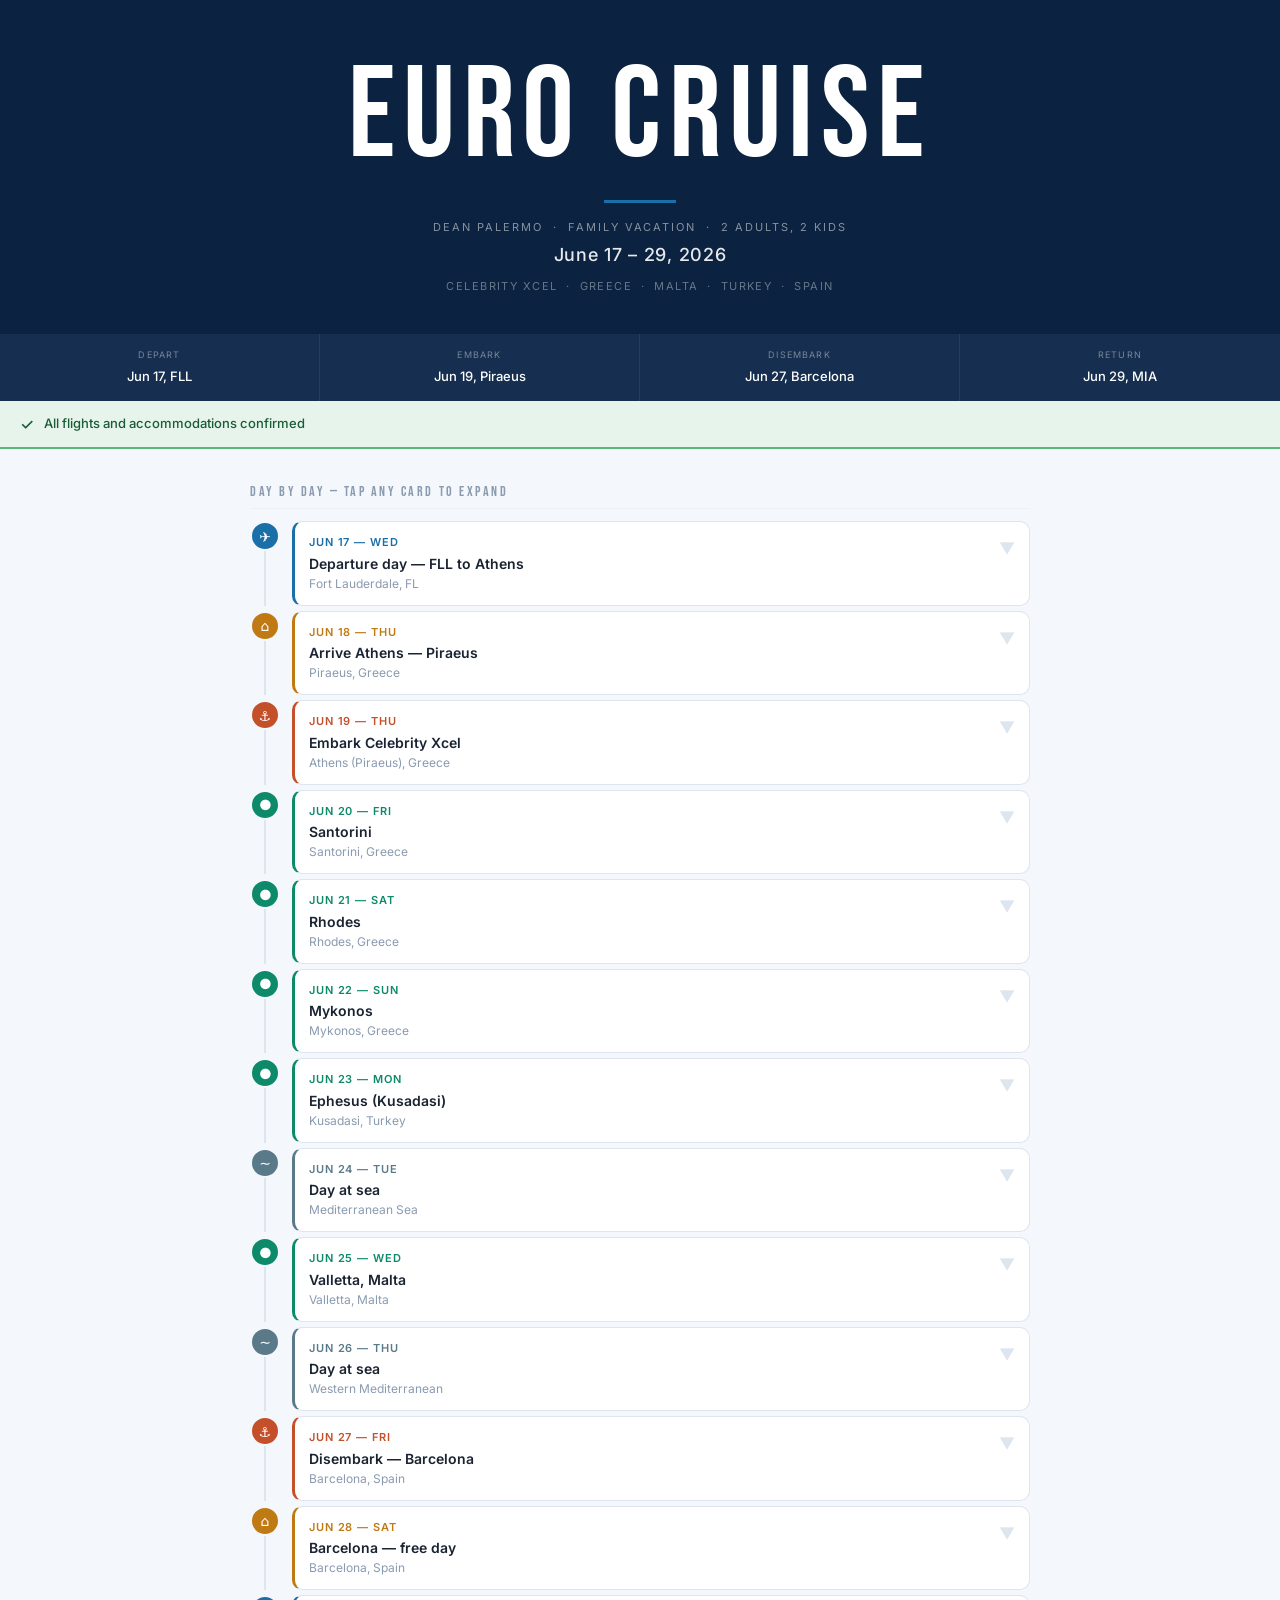
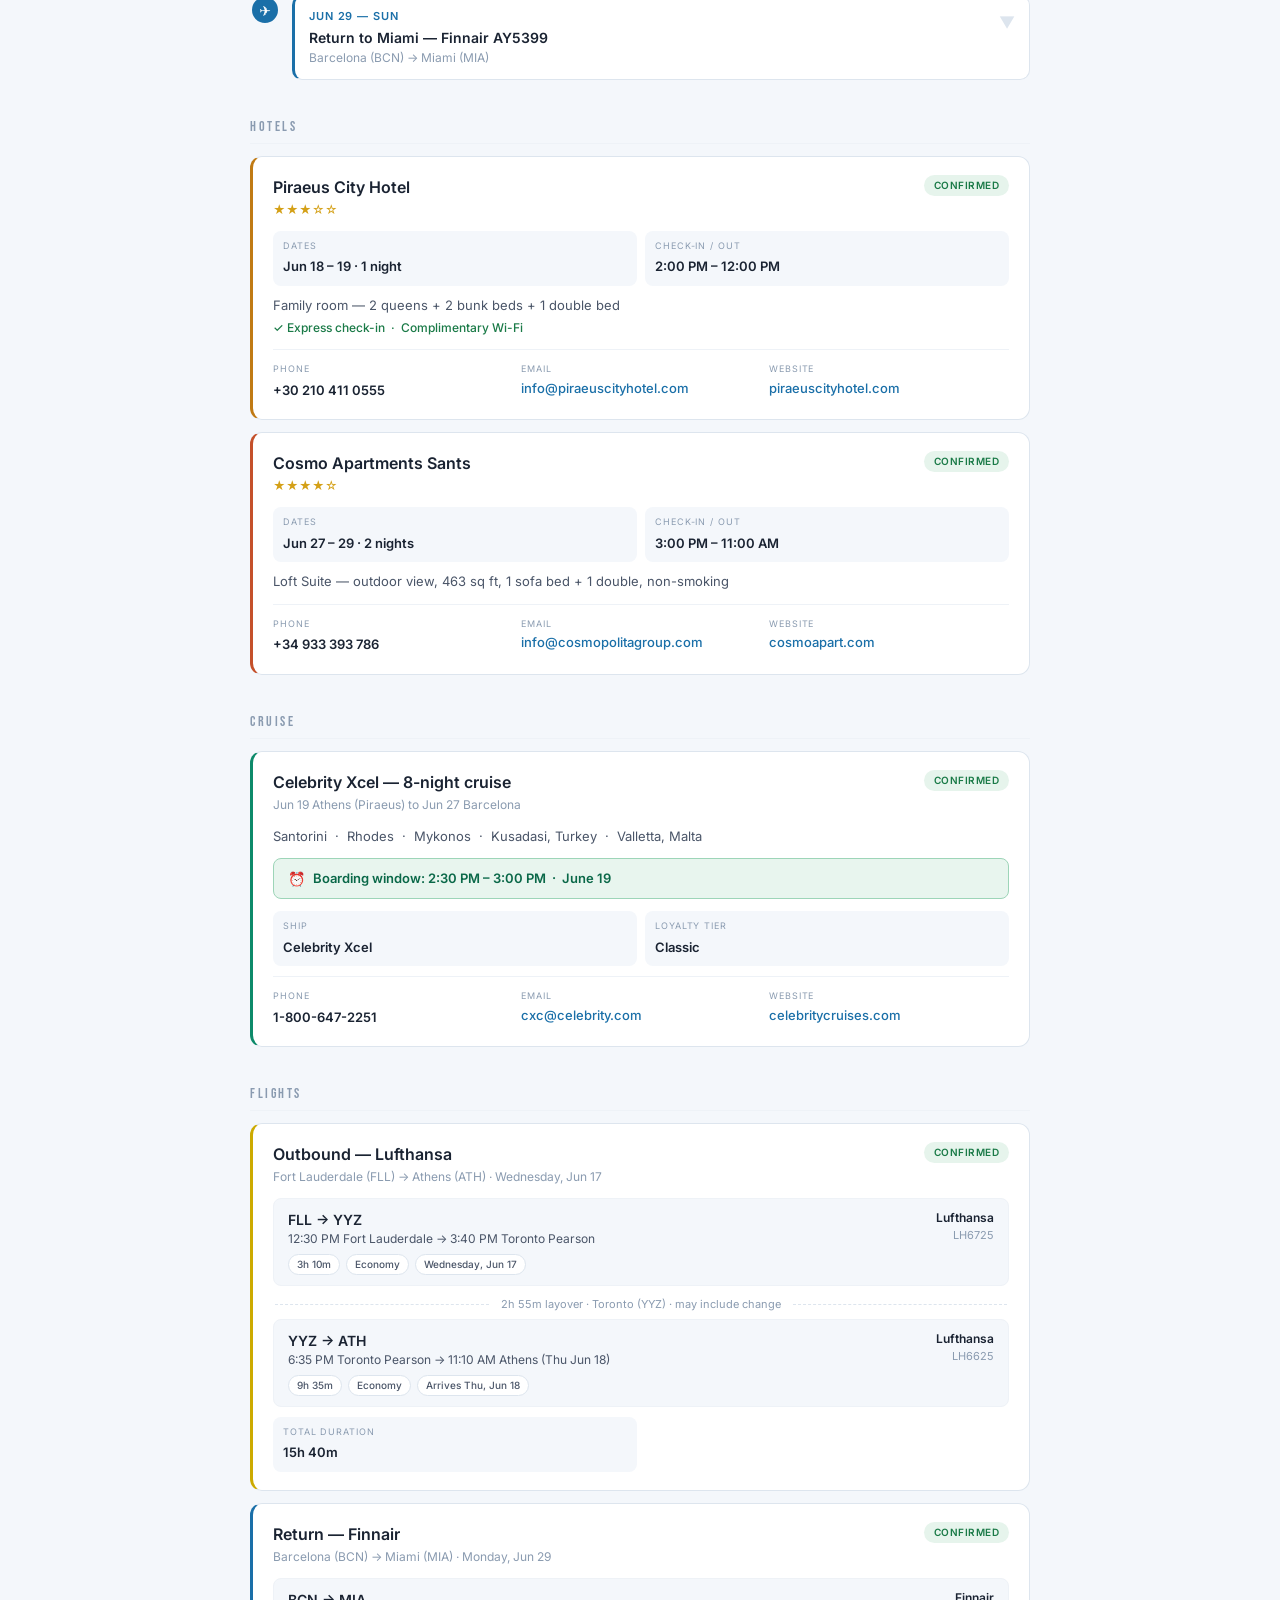
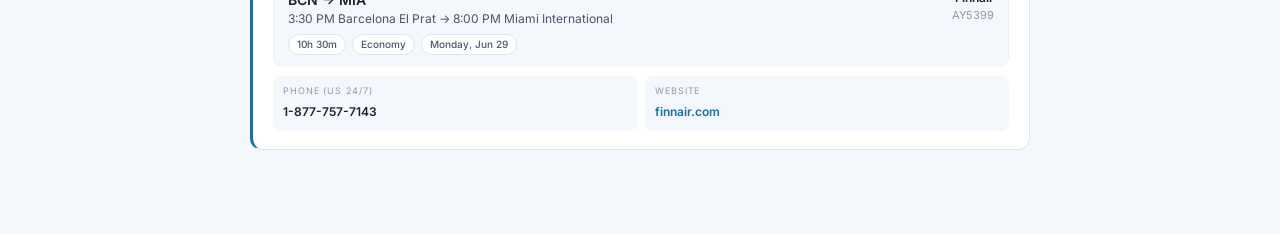
<file: trip/index.html>
<!DOCTYPE html>
<html lang="en">
<head>
<meta charset="UTF-8">
<meta name="robots" content="noindex, nofollow">
<meta name="viewport" content="width=device-width, initial-scale=1.0">
<title>Euro Cruise 2026</title>
<link rel="preconnect" href="https://fonts.googleapis.com">
<link rel="preconnect" href="https://fonts.gstatic.com" crossorigin>
<link href="https://fonts.googleapis.com/css2?family=Bebas+Neue&family=Inter:wght@400;500;600&display=swap" rel="stylesheet">
<style>
*,*::before,*::after{box-sizing:border-box;margin:0;padding:0}
:root{
  --navy:#0B2340;
  --navy-mid:#162F50;
  --ocean:#1A6FA8;
  --teal:#0D8A6A;
  --coral:#C4502A;
  --amber:#C07A14;
  --sea:#5A7A8A;
  --page-bg:#F4F7FB;
  --card:#FFFFFF;
  --text:#1A2332;
  --text-2:#4A5568;
  --muted:#8A9BB0;
  --border:#DDE5EE;
  --border-light:#EEF2F7;
}
body{font-family:'Inter',system-ui,sans-serif;background:var(--page-bg);color:var(--text);font-size:15px;line-height:1.5}

/* ── HERO ── */
.hero{background:var(--navy);color:#fff;padding:52px 24px 40px;text-align:center}
.hero-title{font-family:'Bebas Neue',sans-serif;font-size:clamp(72px,14vw,130px);letter-spacing:0.06em;line-height:1;color:#fff}
.hero-rule{width:72px;height:3px;background:var(--ocean);margin:18px auto 16px}
.hero-tag{font-size:11px;letter-spacing:0.18em;text-transform:uppercase;color:rgba(255,255,255,0.5);margin-bottom:5px}
.hero-dates{font-size:18px;font-weight:500;color:rgba(255,255,255,0.9);letter-spacing:0.04em}
.hero-ship{font-size:11px;letter-spacing:0.13em;text-transform:uppercase;color:rgba(255,255,255,0.38);margin-top:10px}

/* ── STATS BAR ── */
.stats{background:var(--navy-mid);display:grid;grid-template-columns:repeat(4,1fr)}
.stat{padding:14px 16px;text-align:center;border-right:1px solid rgba(255,255,255,0.07)}
.stat:last-child{border-right:none}
.stat-lbl{font-size:9px;text-transform:uppercase;letter-spacing:0.13em;color:rgba(255,255,255,0.42);display:block;margin-bottom:3px}
.stat-val{font-size:13px;font-weight:500;color:#fff}

/* ── ALL CONFIRMED BAR ── */
.confirmed-bar{background:#E6F4EC;border-bottom:2px solid #5CB87A;padding:11px 20px;display:flex;align-items:center;gap:10px;font-size:13px;color:#1A5C34;font-weight:500}
.confirmed-icon{font-size:16px;flex-shrink:0}

/* ── CONTAINER ── */
.wrap{max-width:820px;margin:0 auto;padding:32px 20px 72px}

/* ── SECTION LABELS ── */
.sec-lbl{font-family:'Bebas Neue',sans-serif;font-size:14px;letter-spacing:0.18em;color:var(--muted);margin-bottom:12px;margin-top:36px;padding-bottom:6px;border-bottom:1px solid var(--border-light)}
.wrap .sec-lbl:first-child{margin-top:0}

/* ── TIMELINE ── */
.day-row{display:flex;gap:12px;margin-bottom:5px}
.spine{display:flex;flex-direction:column;align-items:center;flex-shrink:0;width:30px}
.dot{width:30px;height:30px;border-radius:50%;display:flex;align-items:center;justify-content:center;flex-shrink:0;font-size:14px;color:#fff;border:2px solid var(--page-bg)}
.conn{width:2px;flex:1;min-height:8px;background:var(--border)}
.card{flex:1;background:var(--card);border:1px solid var(--border);border-radius:10px;padding:12px 14px;cursor:pointer;transition:box-shadow .15s}
.card:hover{box-shadow:0 2px 14px rgba(11,35,64,0.09)}
.card.open{box-shadow:0 2px 14px rgba(11,35,64,0.12)}
.card-top{display:flex;justify-content:space-between;align-items:flex-start}
.ddate-row{display:flex;align-items:center;gap:6px;margin-bottom:2px;flex-wrap:wrap}
.ddate{font-size:11px;font-weight:600;text-transform:uppercase;letter-spacing:0.08em}
.dtitle{font-weight:600;font-size:14px;color:var(--text);margin-bottom:1px}
.dloc{font-size:12px;color:var(--muted)}
.chev{font-size:16px;color:var(--border);flex-shrink:0;transition:transform .2s;margin-left:8px;margin-top:2px;user-select:none}
.card.open .chev{transform:rotate(180deg)}
.details{display:none;border-top:1px solid var(--border-light);margin-top:10px;padding-top:10px}
.card.open .details{display:block}
.dlist{list-style:none;padding:0;margin:0}
.dlist li{font-size:13px;color:var(--text-2);padding:2px 0;line-height:1.65;display:flex;gap:8px}
.dlist .bullet{flex-shrink:0;font-weight:600}
.board-pill{background:#E8F5EE;border:1px solid #9DD5B8;border-radius:8px;padding:8px 12px;display:flex;align-items:center;gap:8px;font-size:13px;font-weight:600;color:#0A6848;margin-bottom:8px}

/* flight segment block */
.seg-block{background:var(--page-bg);border:1px solid var(--border-light);border-radius:8px;padding:10px 12px;margin-bottom:6px}
.seg-row{display:flex;justify-content:space-between;align-items:flex-start;gap:8px}
.seg-times{display:flex;align-items:center;gap:10px}
.seg-time{font-size:15px;font-weight:600;color:var(--text)}
.seg-arrow{color:var(--muted);font-size:13px}
.seg-route{font-size:12px;color:var(--text-2);margin-top:2px}
.seg-right{text-align:right}
.seg-airline{font-size:12px;font-weight:600;color:var(--text)}
.seg-flight{font-size:11px;color:var(--muted);margin-top:1px}
.seg-tags{display:flex;gap:6px;margin-top:5px;flex-wrap:wrap}
.seg-tag{background:var(--card);border:1px solid var(--border);border-radius:20px;font-size:10px;font-weight:500;color:var(--text-2);padding:2px 8px}
.layover-row{display:flex;align-items:center;gap:8px;padding:6px 4px;color:var(--muted);font-size:11px}
.layover-line{flex:1;height:1px;background:var(--border);border-top:1px dashed var(--border)}

/* type colors */
.c-flight{color:var(--ocean)}
.c-hotel{color:var(--amber)}
.c-embark,.c-disembark{color:var(--coral)}
.c-port{color:var(--teal)}
.c-sea{color:var(--sea)}
.dot-flight{background:var(--ocean)}
.dot-hotel{background:var(--amber)}
.dot-embark,.dot-disembark{background:var(--coral)}
.dot-port{background:var(--teal)}
.dot-sea{background:var(--sea)}
.card.bl-flight{border-left:3px solid var(--ocean)}
.card.bl-hotel{border-left:3px solid var(--amber)}
.card.bl-embark,.card.bl-disembark{border-left:3px solid var(--coral)}
.card.bl-port{border-left:3px solid var(--teal)}
.card.bl-sea{border-left:3px solid var(--sea)}

/* ── REF CARDS ── */
.rcard{background:var(--card);border:1px solid var(--border);border-radius:12px;padding:18px 20px;margin-bottom:12px}
.rcard-hd{display:flex;justify-content:space-between;align-items:flex-start;margin-bottom:12px}
.rcard-name{font-weight:600;font-size:16px;color:var(--text);margin-bottom:2px}
.rcard-sub{font-size:12px;color:var(--muted)}
.badge-ok{background:#E6F4EC;color:#1A7A47;font-size:10px;font-weight:600;padding:3px 10px;border-radius:20px;text-transform:uppercase;letter-spacing:0.05em;white-space:nowrap}
.stars{color:#D4A017;font-size:12px;margin-top:1px}
.igrid{display:grid;grid-template-columns:1fr 1fr;gap:8px;margin-bottom:10px}
.igrid3{display:grid;grid-template-columns:repeat(3,1fr);gap:8px;margin-bottom:10px}
.igrid4{display:grid;grid-template-columns:repeat(4,1fr);gap:8px;margin-bottom:10px}
.icell{background:var(--page-bg);border-radius:8px;padding:8px 10px}
.clbl{font-size:9px;text-transform:uppercase;letter-spacing:0.1em;color:var(--muted);display:block;margin-bottom:3px}
.cval{font-size:13px;font-weight:600;color:var(--text)}
.cval.mono{font-family:'Courier New',monospace;font-size:14px}
.cval.lg{font-size:16px}
.crow{display:grid;grid-template-columns:1fr 1fr 1fr;gap:8px;padding-top:12px;border-top:1px solid var(--border-light)}
.crow a{color:var(--ocean);text-decoration:none;font-size:13px;font-weight:500;display:block;overflow:hidden;text-overflow:ellipsis;white-space:nowrap}
.crow a:hover{text-decoration:underline}
.bids{display:flex;gap:16px;padding-top:10px;border-top:1px dashed var(--border);margin-top:10px;flex-wrap:wrap}
.room-txt{font-size:13px;color:var(--text-2);line-height:1.5;margin-bottom:4px}
.perks-txt{font-size:12px;color:#1A7A47;font-weight:500}
.port-list{font-size:13px;color:var(--text-2);margin-bottom:12px;line-height:1.6}
.board-ref{background:#E8F5EE;border:1px solid #9DD5B8;border-radius:8px;padding:9px 14px;display:flex;align-items:center;gap:8px;font-size:13px;font-weight:600;color:#0A6848;margin-bottom:12px}

/* flight detail blocks inside rcard */
.flight-seg{background:var(--page-bg);border:1px solid var(--border-light);border-radius:8px;padding:10px 14px;margin-bottom:6px}
.fs-header{display:flex;justify-content:space-between;align-items:flex-start;margin-bottom:6px}
.fs-route{font-size:14px;font-weight:600;color:var(--text)}
.fs-airline{font-size:12px;color:var(--muted);text-align:right}
.fs-detail{font-size:12px;color:var(--text-2)}
.fs-tags{display:flex;gap:6px;margin-top:5px;flex-wrap:wrap}
.fs-tag{background:var(--card);border:1px solid var(--border);border-radius:20px;font-size:10px;font-weight:500;color:var(--text-2);padding:2px 8px}
.layover-bar{display:flex;align-items:center;gap:8px;padding:4px 2px;color:var(--muted);font-size:11px;margin:2px 0}
.layover-hr{flex:1;border-top:1px dashed var(--border)}

/* border-left on ref cards */
.rcard.bl-amber{border-left:3px solid var(--amber)}
.rcard.bl-coral{border-left:3px solid var(--coral)}
.rcard.bl-teal{border-left:3px solid var(--teal)}
.rcard.bl-ocean{border-left:3px solid var(--ocean)}
.rcard.bl-lh{border-left:3px solid #CCAA00}

/* ── PRINT ── */
@media print{
  .details{display:block!important}
  .chev{display:none}
  body{background:#fff}
  .hero,.stats{-webkit-print-color-adjust:exact;print-color-adjust:exact}
  .confirmed-bar{-webkit-print-color-adjust:exact;print-color-adjust:exact}
}

/* ── MOBILE ── */
@media(max-width:520px){
  .stats{grid-template-columns:repeat(2,1fr)}
  .crow{grid-template-columns:1fr 1fr}
  .igrid3{grid-template-columns:1fr 1fr}
  .igrid4{grid-template-columns:1fr 1fr}
  .bids{gap:12px}
}
</style>
</head>
<body>

<!-- HERO -->
<header class="hero">
  <div class="hero-title">EURO CRUISE</div>
  <div class="hero-rule"></div>
  <div class="hero-tag">Dean Palermo &nbsp;&middot;&nbsp; Family vacation &nbsp;&middot;&nbsp; 2 adults, 2 kids</div>
  <div class="hero-dates">June 17 &ndash; 29, 2026</div>
  <div class="hero-ship">Celebrity Xcel &nbsp;&middot;&nbsp; Greece &nbsp;&middot;&nbsp; Malta &nbsp;&middot;&nbsp; Turkey &nbsp;&middot;&nbsp; Spain</div>
</header>

<!-- STATS BAR -->
<div class="stats">
  <div class="stat"><span class="stat-lbl">Depart</span><span class="stat-val">Jun 17, FLL</span></div>
  <div class="stat"><span class="stat-lbl">Embark</span><span class="stat-val">Jun 19, Piraeus</span></div>
  <div class="stat"><span class="stat-lbl">Disembark</span><span class="stat-val">Jun 27, Barcelona</span></div>
  <div class="stat"><span class="stat-lbl">Return</span><span class="stat-val">Jun 29, MIA</span></div>
</div>

<!-- ALL CONFIRMED BAR -->
<div class="confirmed-bar">
  <span class="confirmed-icon">&#10003;</span>
  <span>All flights and accommodations confirmed</span>
</div>

<!-- MAIN WRAP -->
<div class="wrap">

  <!-- ITINERARY -->
  <div class="sec-lbl">Day by Day &mdash; tap any card to expand</div>
  <div id="tl"></div>

  <!-- HOTELS -->
  <div class="sec-lbl">Hotels</div>

  <div class="rcard bl-amber">
    <div class="rcard-hd">
      <div><div class="rcard-name">Piraeus City Hotel</div><div class="stars">&#9733;&#9733;&#9733;&#9734;&#9734;</div></div>
      <span class="badge-ok">Confirmed</span>
    </div>
    <div class="igrid">
      <div class="icell"><span class="clbl">Dates</span><span class="cval">Jun 18 &ndash; 19 &middot; 1 night</span></div>
      <div class="icell"><span class="clbl">Check-in / out</span><span class="cval">2:00 PM &ndash; 12:00 PM</span></div>
    </div>
    <p class="room-txt">Family room &mdash; 2 queens + 2 bunk beds + 1 double bed</p>
    <p class="perks-txt">&#10003; Express check-in &nbsp;&middot;&nbsp; Complimentary Wi-Fi</p>
    <div class="crow" style="margin-top:12px">
      <div><span class="clbl">Phone</span><span class="cval" style="font-size:13px">+30 210 411 0555</span></div>
      <div><span class="clbl">Email</span><a href="mailto:info@piraeuscityhotel.com">info@piraeuscityhotel.com</a></div>
      <div><span class="clbl">Website</span><a href="https://www.piraeuscityhotel.com" target="_blank">piraeuscityhotel.com</a></div>
    </div>
  </div>

  <div class="rcard bl-coral">
    <div class="rcard-hd">
      <div><div class="rcard-name">Cosmo Apartments Sants</div><div class="stars">&#9733;&#9733;&#9733;&#9733;&#9734;</div></div>
      <span class="badge-ok">Confirmed</span>
    </div>
    <div class="igrid">
      <div class="icell"><span class="clbl">Dates</span><span class="cval">Jun 27 &ndash; 29 &middot; 2 nights</span></div>
      <div class="icell"><span class="clbl">Check-in / out</span><span class="cval">3:00 PM &ndash; 11:00 AM</span></div>
    </div>
    <p class="room-txt">Loft Suite &mdash; outdoor view, 463 sq ft, 1 sofa bed + 1 double, non-smoking</p>
    <div class="crow" style="margin-top:12px">
      <div><span class="clbl">Phone</span><span class="cval" style="font-size:13px">+34 933 393 786</span></div>
      <div><span class="clbl">Email</span><a href="mailto:info@cosmopolitagroup.com">info@cosmopolitagroup.com</a></div>
      <div><span class="clbl">Website</span><a href="https://cosmoapart.com" target="_blank">cosmoapart.com</a></div>
    </div>
  </div>

  <!-- CRUISE -->
  <div class="sec-lbl">Cruise</div>

  <div class="rcard bl-teal">
    <div class="rcard-hd">
      <div><div class="rcard-name">Celebrity Xcel &mdash; 8-night cruise</div><div class="rcard-sub">Jun 19 Athens (Piraeus) to Jun 27 Barcelona</div></div>
      <span class="badge-ok">Confirmed</span>
    </div>
    <p class="port-list">Santorini &nbsp;&middot;&nbsp; Rhodes &nbsp;&middot;&nbsp; Mykonos &nbsp;&middot;&nbsp; Kusadasi, Turkey &nbsp;&middot;&nbsp; Valletta, Malta</p>
    <div class="board-ref">
      <span style="font-size:14px">&#9200;</span>
      Boarding window: 2:30 PM &ndash; 3:00 PM &nbsp;&middot;&nbsp; June 19
    </div>
    <div class="igrid">
      <div class="icell"><span class="clbl">Ship</span><span class="cval">Celebrity Xcel</span></div>
      <div class="icell"><span class="clbl">Loyalty tier</span><span class="cval">Classic</span></div>
    </div>
    <div class="crow">
      <div><span class="clbl">Phone</span><span class="cval" style="font-size:13px">1-800-647-2251</span></div>
      <div><span class="clbl">Email</span><a href="mailto:cxc@celebrity.com">cxc@celebrity.com</a></div>
      <div><span class="clbl">Website</span><a href="https://www.celebritycruises.com" target="_blank">celebritycruises.com</a></div>
    </div>
  </div>

  <!-- FLIGHTS -->
  <div class="sec-lbl">Flights</div>

  <!-- Outbound: Lufthansa -->
  <div class="rcard bl-lh">
    <div class="rcard-hd">
      <div>
        <div class="rcard-name">Outbound &mdash; Lufthansa</div>
        <div class="rcard-sub">Fort Lauderdale (FLL) &rarr; Athens (ATH) &middot; Wednesday, Jun 17</div>
      </div>
      <span class="badge-ok">Confirmed</span>
    </div>

    <!-- Segment 1 -->
    <div class="flight-seg">
      <div class="fs-header">
        <div>
          <div class="fs-route">FLL &rarr; YYZ</div>
          <div class="fs-detail">12:30 PM Fort Lauderdale &rarr; 3:40 PM Toronto Pearson</div>
        </div>
        <div class="fs-airline">
          <div style="font-weight:600;font-size:12px;color:var(--text)">Lufthansa</div>
          <div style="font-size:11px;color:var(--muted)">LH6725</div>
        </div>
      </div>
      <div class="fs-tags">
        <span class="fs-tag">3h 10m</span>
        <span class="fs-tag">Economy</span>
        <span class="fs-tag">Wednesday, Jun 17</span>
      </div>
    </div>

    <!-- Layover -->
    <div class="layover-bar">
      <div class="layover-hr"></div>
      <span style="white-space:nowrap;padding:0 4px">2h 55m layover &middot; Toronto (YYZ) &middot; may include change</span>
      <div class="layover-hr"></div>
    </div>

    <!-- Segment 2 -->
    <div class="flight-seg">
      <div class="fs-header">
        <div>
          <div class="fs-route">YYZ &rarr; ATH</div>
          <div class="fs-detail">6:35 PM Toronto Pearson &rarr; 11:10 AM Athens (Thu Jun 18)</div>
        </div>
        <div class="fs-airline">
          <div style="font-weight:600;font-size:12px;color:var(--text)">Lufthansa</div>
          <div style="font-size:11px;color:var(--muted)">LH6625</div>
        </div>
      </div>
      <div class="fs-tags">
        <span class="fs-tag">9h 35m</span>
        <span class="fs-tag">Economy</span>
        <span class="fs-tag">Arrives Thu, Jun 18</span>
      </div>
    </div>

    <div class="igrid" style="margin-top:10px;margin-bottom:0">
      <div class="icell"><span class="clbl">Total duration</span><span class="cval">15h 40m</span></div>
    </div>
  </div>

  <!-- Return: Finnair -->
  <div class="rcard bl-ocean">
    <div class="rcard-hd">
      <div>
        <div class="rcard-name">Return &mdash; Finnair</div>
        <div class="rcard-sub">Barcelona (BCN) &rarr; Miami (MIA) &middot; Monday, Jun 29</div>
      </div>
      <span class="badge-ok">Confirmed</span>
    </div>

    <div class="flight-seg">
      <div class="fs-header">
        <div>
          <div class="fs-route">BCN &rarr; MIA</div>
          <div class="fs-detail">3:30 PM Barcelona El Prat &rarr; 8:00 PM Miami International</div>
        </div>
        <div class="fs-airline">
          <div style="font-weight:600;font-size:12px;color:var(--text)">Finnair</div>
          <div style="font-size:11px;color:var(--muted)">AY5399</div>
        </div>
      </div>
      <div class="fs-tags">
        <span class="fs-tag">10h 30m</span>
        <span class="fs-tag">Economy</span>
        <span class="fs-tag">Monday, Jun 29</span>
      </div>
    </div>

    <div class="igrid" style="margin-top:10px;margin-bottom:0">
      <div class="icell"><span class="clbl">Phone (US 24/7)</span><span class="cval" style="font-size:12px">1-877-757-7143</span></div>
      <div class="icell"><span class="clbl">Website</span><a href="https://www.finnair.com/us-en" target="_blank" style="color:var(--ocean);font-size:12px;font-weight:600;text-decoration:none">finnair.com</a></div>
    </div>
  </div>

</div><!-- /.wrap -->

<script>
const TYPE_COLOR={flight:'#1A6FA8',hotel:'#C07A14',embark:'#C4502A',disembark:'#C4502A',port:'#0D8A6A',sea:'#5A7A8A'};
const TYPE_ICON={flight:'&#9992;',hotel:'&#8962;',embark:'&#9875;',disembark:'&#9875;',port:'&#9679;',sea:'&sim;'};

const days=[
  {d:'Jun 17',dn:'Wed',t:'flight',title:'Departure day &mdash; FLL to Athens',loc:'Fort Lauderdale, FL',
   customDetail:true,
   info:[]},
  {d:'Jun 18',dn:'Thu',t:'hotel',title:'Arrive Athens &mdash; Piraeus',loc:'Piraeus, Greece',
   info:['Arrive Athens (ATH) at 11:10 AM','Transfer to Piraeus (~40 min by metro or taxi)','Check-in: Piraeus City Hotel at 2:00 PM','Room: Family &mdash; 2 queens, 2 bunk beds, 1 double bed','Benefits: Express check-in and complimentary Wi-Fi']},
  {d:'Jun 19',dn:'Thu',t:'embark',title:'Embark Celebrity Xcel',loc:'Athens (Piraeus), Greece',board:true,
   info:['Hotel checkout by 12:00 PM','Head to Piraeus cruise terminal after checkout','Loyalty status: Classic tier','Option: explore the Acropolis or Acropolis Museum before boarding','Sail away from Piraeus in the evening']},
  {d:'Jun 20',dn:'Fri',t:'port',title:'Santorini',loc:'Santorini, Greece',
   info:['Iconic whitewashed villages and blue-domed churches','Oia hilltop &mdash; best sunset views on the island','Akrotiri Minoan archaeological site','Hot springs at Nea Kameni island','Wine tasting in Pyrgos or Megalochori']},
  {d:'Jun 21',dn:'Sat',t:'port',title:'Rhodes',loc:'Rhodes, Greece',
   info:['Medieval Old Town &mdash; UNESCO World Heritage Site','Street of the Knights and Palace of the Grand Masters','Lindos village &mdash; hike up to the ancient Acropolis','Temple of Venus ruins and ancient city walls']},
  {d:'Jun 22',dn:'Sun',t:'port',title:'Mykonos',loc:'Mykonos, Greece',
   info:['Whitewashed alleyways and iconic windmills','Little Venice waterfront neighborhood','Paradise Beach and other sandy shores','Great dining and beach clubs']},
  {d:'Jun 23',dn:'Mon',t:'port',title:'Ephesus (Kusadasi)',loc:'Kusadasi, Turkey',
   info:['Turkey port &mdash; have passports accessible','UNESCO World Heritage ruins of ancient Ephesus','Library of Celsus (built 117 AD) and the Great Theater','Temple of Artemis &mdash; one of the 7 Wonders of the World']},
  {d:'Jun 24',dn:'Tue',t:'sea',title:'Day at sea',loc:'Mediterranean Sea',
   info:['Pool deck, spa, and wellness on Celebrity Xcel','Kids programs and onboard activities','Specialty dining and evening entertainment','Good day to pre-book any Barcelona excursions']},
  {d:'Jun 25',dn:'Wed',t:'port',title:'Valletta, Malta',loc:'Valletta, Malta',
   info:['Co-Cathedral of St. John &mdash; stunning baroque interior','Upper Barrakka Gardens with harbor views','Mdina &ldquo;Silent City&rdquo; &mdash; medieval cobblestone streets','Blue Grotto sea caves and Marsaxlokk fishing village','Fresh seafood and local Maltese wines']},
  {d:'Jun 26',dn:'Thu',t:'sea',title:'Day at sea',loc:'Western Mediterranean',
   info:['Final sea day &mdash; enjoy pool, spa, entertainment','Pack and prepare luggage for disembarkation tomorrow','Cosmo Apartments Sants check-in is June 27 at 3:00 PM']},
  {d:'Jun 27',dn:'Fri',t:'disembark',title:'Disembark &mdash; Barcelona',loc:'Barcelona, Spain',
   info:['Disembark Celebrity Xcel at Barcelona cruise terminal','Transfer to Cosmo Apartments Sants (~20 min by taxi)','Check-in at 3:00 PM &mdash; Loft Suite, outdoor view, 463 sq ft','Room: 1 sofa bed and 1 double bed, non-smoking','Explore Gaud&iacute; architecture, Sagrada Fam&iacute;lia, Las Ramblas']},
  {d:'Jun 28',dn:'Sat',t:'hotel',title:'Barcelona &mdash; free day',loc:'Barcelona, Spain',
   info:['Park G&uuml;ell and Casa Batll&oacute; (Gaud&iacute; landmarks)','Barceloneta Beach for sun and Mediterranean water','Tapas bars and seafood in the Gothic Quarter','Montju&iuml;c hilltop with botanical gardens and city views','Picasso Museum and Joan Mir&oacute; Foundation']},
  {d:'Jun 29',dn:'Sun',t:'flight',title:'Return to Miami &mdash; Finnair AY5399',loc:'Barcelona (BCN) &rarr; Miami (MIA)',
   info:['Hotel checkout by 11:00 AM','Head to Barcelona El Prat Airport (BCN)','Depart BCN 3:30 PM on Finnair AY5399','Arrive Miami International Airport (MIA) 8:00 PM','Flight duration: 10h 30m']}
];

const JUN17_DETAIL = `
  <div class="seg-block" style="background:#F4F7FB;border:1px solid #DDE5EE;border-radius:8px;padding:10px 12px;margin-bottom:6px">
    <div class="seg-row">
      <div>
        <div style="font-size:14px;font-weight:600;color:#1A2332">FLL &rarr; YYZ</div>
        <div style="font-size:12px;color:#4A5568;margin-top:2px">12:30 PM Fort Lauderdale &rarr; 3:40 PM Toronto Pearson</div>
      </div>
      <div style="text-align:right">
        <div style="font-size:12px;font-weight:600;color:#1A2332">Lufthansa</div>
        <div style="font-size:11px;color:#8A9BB0">LH6725</div>
      </div>
    </div>
    <div style="display:flex;gap:6px;margin-top:6px;flex-wrap:wrap">
      <span style="background:#fff;border:1px solid #DDE5EE;border-radius:20px;font-size:10px;font-weight:500;color:#4A5568;padding:2px 8px">3h 10m</span>
      <span style="background:#fff;border:1px solid #DDE5EE;border-radius:20px;font-size:10px;font-weight:500;color:#4A5568;padding:2px 8px">Economy</span>
    </div>
  </div>
  <div style="display:flex;align-items:center;gap:8px;padding:4px 2px;color:#8A9BB0;font-size:11px;margin:2px 0">
    <div style="flex:1;border-top:1px dashed #DDE5EE"></div>
    <span style="white-space:nowrap;padding:0 4px">2h 55m layover &middot; Toronto (YYZ) &middot; may include change</span>
    <div style="flex:1;border-top:1px dashed #DDE5EE"></div>
  </div>
  <div class="seg-block" style="background:#F4F7FB;border:1px solid #DDE5EE;border-radius:8px;padding:10px 12px;margin-bottom:6px">
    <div class="seg-row">
      <div>
        <div style="font-size:14px;font-weight:600;color:#1A2332">YYZ &rarr; ATH</div>
        <div style="font-size:12px;color:#4A5568;margin-top:2px">6:35 PM Toronto &rarr; 11:10 AM Athens &middot; Thu Jun 18</div>
      </div>
      <div style="text-align:right">
        <div style="font-size:12px;font-weight:600;color:#1A2332">Lufthansa</div>
        <div style="font-size:11px;color:#8A9BB0">LH6625</div>
      </div>
    </div>
    <div style="display:flex;gap:6px;margin-top:6px;flex-wrap:wrap">
      <span style="background:#fff;border:1px solid #DDE5EE;border-radius:20px;font-size:10px;font-weight:500;color:#4A5568;padding:2px 8px">9h 35m</span>
      <span style="background:#fff;border:1px solid #DDE5EE;border-radius:20px;font-size:10px;font-weight:500;color:#4A5568;padding:2px 8px">Economy</span>
      <span style="background:#fff;border:1px solid #DDE5EE;border-radius:20px;font-size:10px;font-weight:500;color:#4A5568;padding:2px 8px">Arrives Thu Jun 18</span>
    </div>
  </div>
  <div style="display:grid;grid-template-columns:1fr;gap:8px;margin-top:6px">
    <div style="background:#F4F7FB;border-radius:8px;padding:8px 10px"><span style="font-size:9px;text-transform:uppercase;letter-spacing:0.1em;color:#8A9BB0;display:block;margin-bottom:3px">Total duration</span><span style="font-size:13px;font-weight:600;color:#1A2332">15h 40m</span></div>
  </div>
`;

function buildTL(){
  const tl=document.getElementById('tl');
  let h='';
  days.forEach((day,i)=>{
    const last=i===days.length-1;
    const conn=last?'':'<div class="conn"></div>';
    const boardPill=day.board?`<div class="board-pill"><span style="font-size:14px">&#9200;</span>Boarding window: 2:30 PM &ndash; 3:00 PM</div>`:'';
    let detailContent='';
    if(day.customDetail){
      detailContent=JUN17_DETAIL;
    } else {
      const items=day.info.map(x=>`<li><span class="bullet" style="color:${TYPE_COLOR[day.t]}">&ndash;</span><span>${x}</span></li>`).join('');
      detailContent=`${boardPill}<ul class="dlist">${items}</ul>`;
    }
    h+=`
    <div class="day-row">
      <div class="spine">
        <div class="dot dot-${day.t}">${TYPE_ICON[day.t]}</div>
        ${conn}
      </div>
      <div class="card bl-${day.t}" onclick="this.classList.toggle('open')">
        <div class="card-top">
          <div style="flex:1;min-width:0">
            <div class="ddate-row">
              <span class="ddate c-${day.t}">${day.d} &mdash; ${day.dn}</span>
            </div>
            <div class="dtitle">${day.title}</div>
            <div class="dloc">${day.loc}</div>
          </div>
          <span class="chev">&#9660;</span>
        </div>
        <div class="details">${detailContent}</div>
      </div>
    </div>`;
  });
  tl.innerHTML=h;
}
buildTL();
</script>
</body>
</html>
</file>
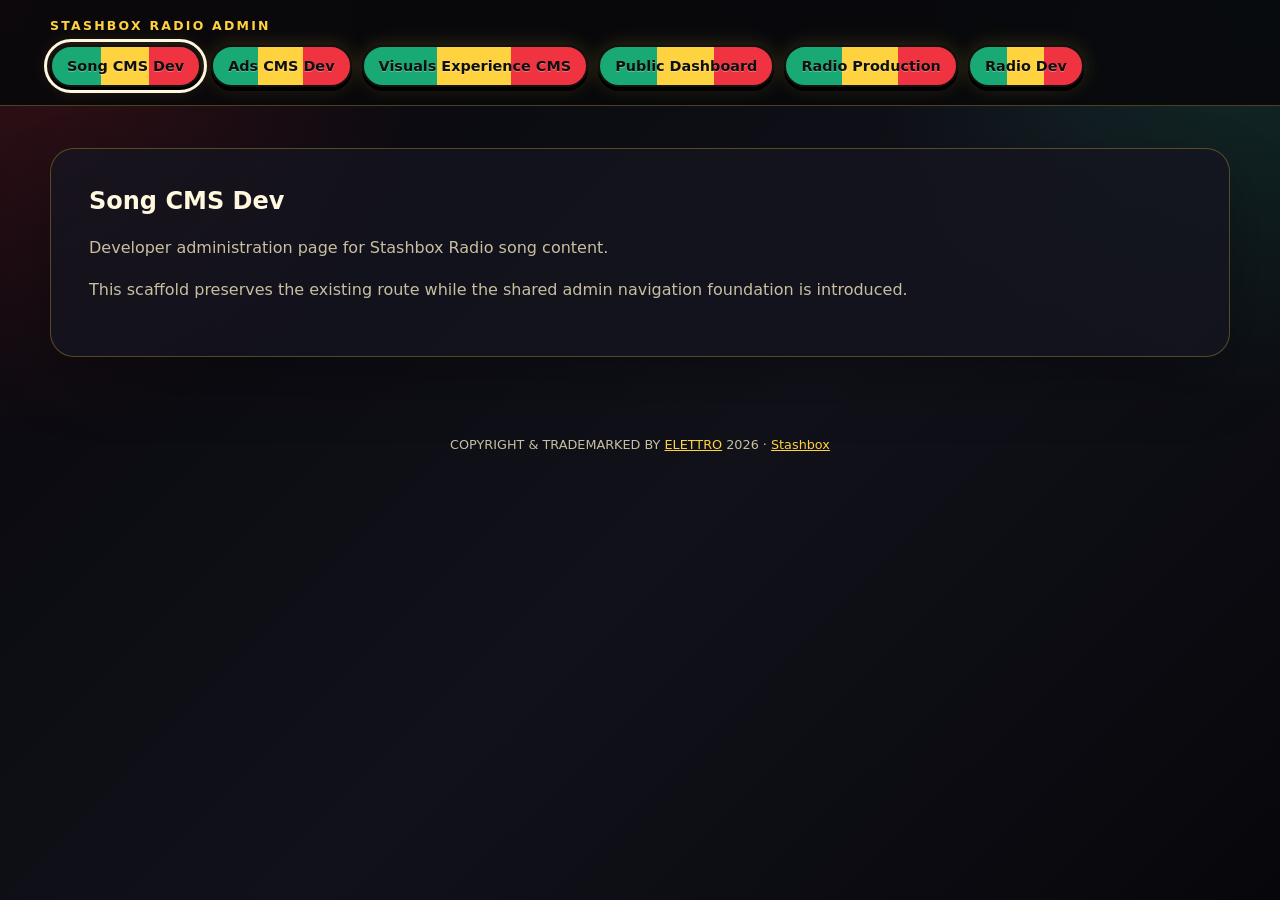
<file: radio-admin/dev/index.html>
<!doctype html>
<html lang="en">
<head>
  <meta charset="utf-8">
  <meta name="viewport" content="width=device-width, initial-scale=1">
  <title>Song CMS Dev | Stashbox Radio</title>
  <link rel="stylesheet" href="/radio-admin/admin-header.css">
</head>
<body class="stashbox-admin">
  <header class="stashbox-admin-header" aria-label="Global Admin Header">
    <div class="stashbox-admin-header__inner">
      <span class="stashbox-admin-header__eyebrow">Stashbox Radio Admin</span>
      <!-- Shared macro admin header: keep link text and URLs aligned across Radio CMS tools. -->
      <nav class="stashbox-admin-nav" aria-label="Radio admin tools">
        <a class="stashbox-admin-nav__link" aria-current="page" href="/radio-admin/dev/">Song CMS Dev</a>
        <a class="stashbox-admin-nav__link" href="/radio-admin/ads/dev/">Ads CMS Dev</a>
        <a class="stashbox-admin-nav__link" href="/radio/visual-experience/dev/">Visuals Experience CMS</a>
        <a class="stashbox-admin-nav__link" href="/radio/dashboard/dev/">Public Dashboard</a>
        <a class="stashbox-admin-nav__link" href="/radio/">Radio Production</a>
        <a class="stashbox-admin-nav__link" href="/radio/dev/">Radio Dev</a>
      </nav>
    </div>
  </header>
  <main class="stashbox-admin-main">
    <section class="stashbox-admin-card">
      <h1>Song CMS Dev</h1>
      <p>Developer administration page for Stashbox Radio song content.</p>
      <p>This scaffold preserves the existing route while the shared admin navigation foundation is introduced.</p>
    </section>
  </main>
  <footer class="stashbox-admin-footer">COPYRIGHT &amp; TRADEMARKED BY <a href="https://Elettro.com">ELETTRO</a> 2026 · <a href="https://stashbox.com">Stashbox</a></footer>
</body>
</html>
</file>
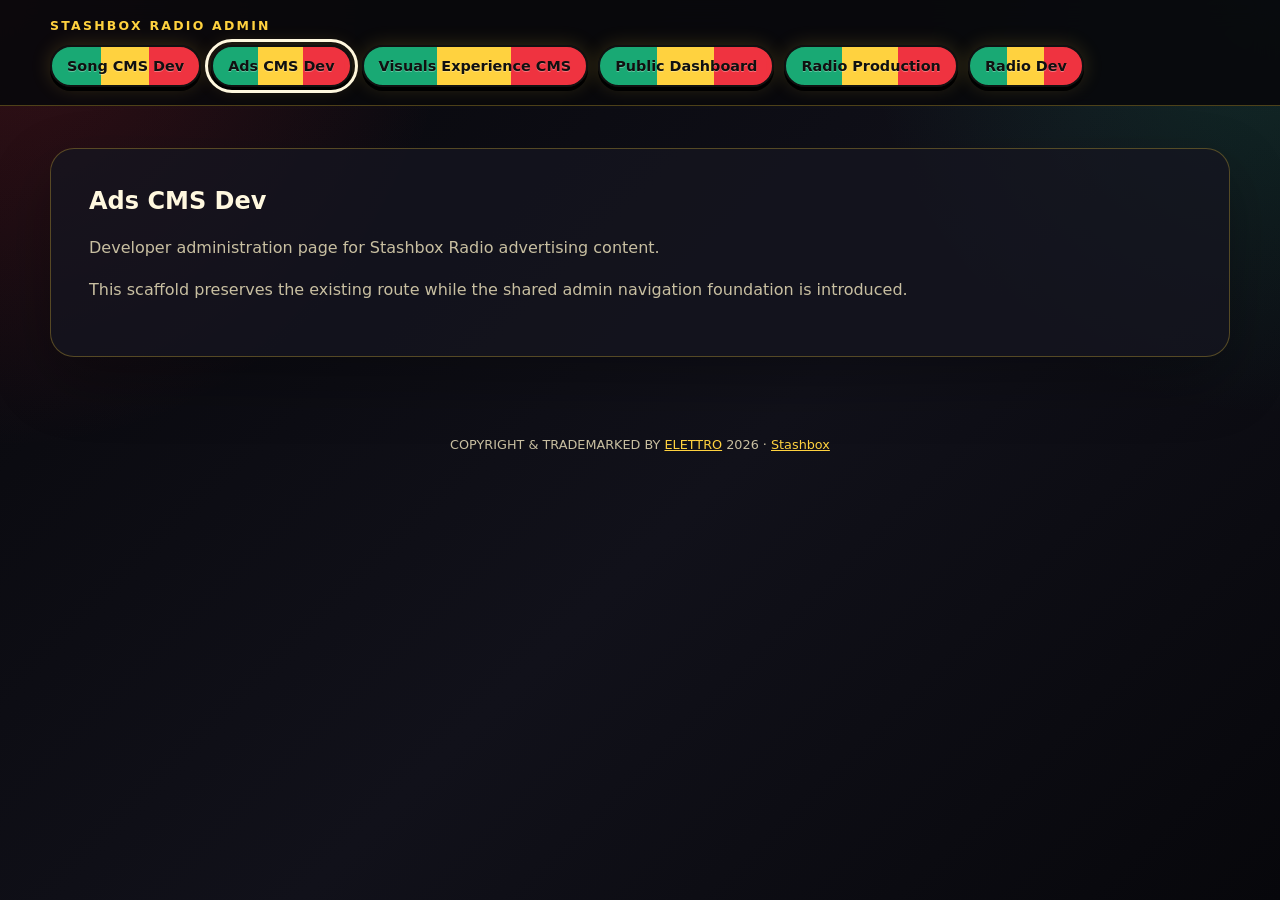
<file: radio-admin/ads/dev/index.html>
<!doctype html>
<html lang="en">
<head>
  <meta charset="utf-8">
  <meta name="viewport" content="width=device-width, initial-scale=1">
  <title>Ads CMS Dev | Stashbox Radio</title>
  <link rel="stylesheet" href="/radio-admin/admin-header.css">
</head>
<body class="stashbox-admin">
  <header class="stashbox-admin-header" aria-label="Global Admin Header">
    <div class="stashbox-admin-header__inner">
      <span class="stashbox-admin-header__eyebrow">Stashbox Radio Admin</span>
      <!-- Shared macro admin header: keep link text and URLs aligned across Radio CMS tools. -->
      <nav class="stashbox-admin-nav" aria-label="Radio admin tools">
        <a class="stashbox-admin-nav__link" href="/radio-admin/dev/">Song CMS Dev</a>
        <a class="stashbox-admin-nav__link" aria-current="page" href="/radio-admin/ads/dev/">Ads CMS Dev</a>
        <a class="stashbox-admin-nav__link" href="/radio/visual-experience/dev/">Visuals Experience CMS</a>
        <a class="stashbox-admin-nav__link" href="/radio/dashboard/dev/">Public Dashboard</a>
        <a class="stashbox-admin-nav__link" href="/radio/">Radio Production</a>
        <a class="stashbox-admin-nav__link" href="/radio/dev/">Radio Dev</a>
      </nav>
    </div>
  </header>
  <main class="stashbox-admin-main">
    <section class="stashbox-admin-card">
      <h1>Ads CMS Dev</h1>
      <p>Developer administration page for Stashbox Radio advertising content.</p>
      <p>This scaffold preserves the existing route while the shared admin navigation foundation is introduced.</p>
    </section>
  </main>
  <footer class="stashbox-admin-footer">COPYRIGHT &amp; TRADEMARKED BY <a href="https://Elettro.com">ELETTRO</a> 2026 · <a href="https://stashbox.com">Stashbox</a></footer>
</body>
</html>
</file>
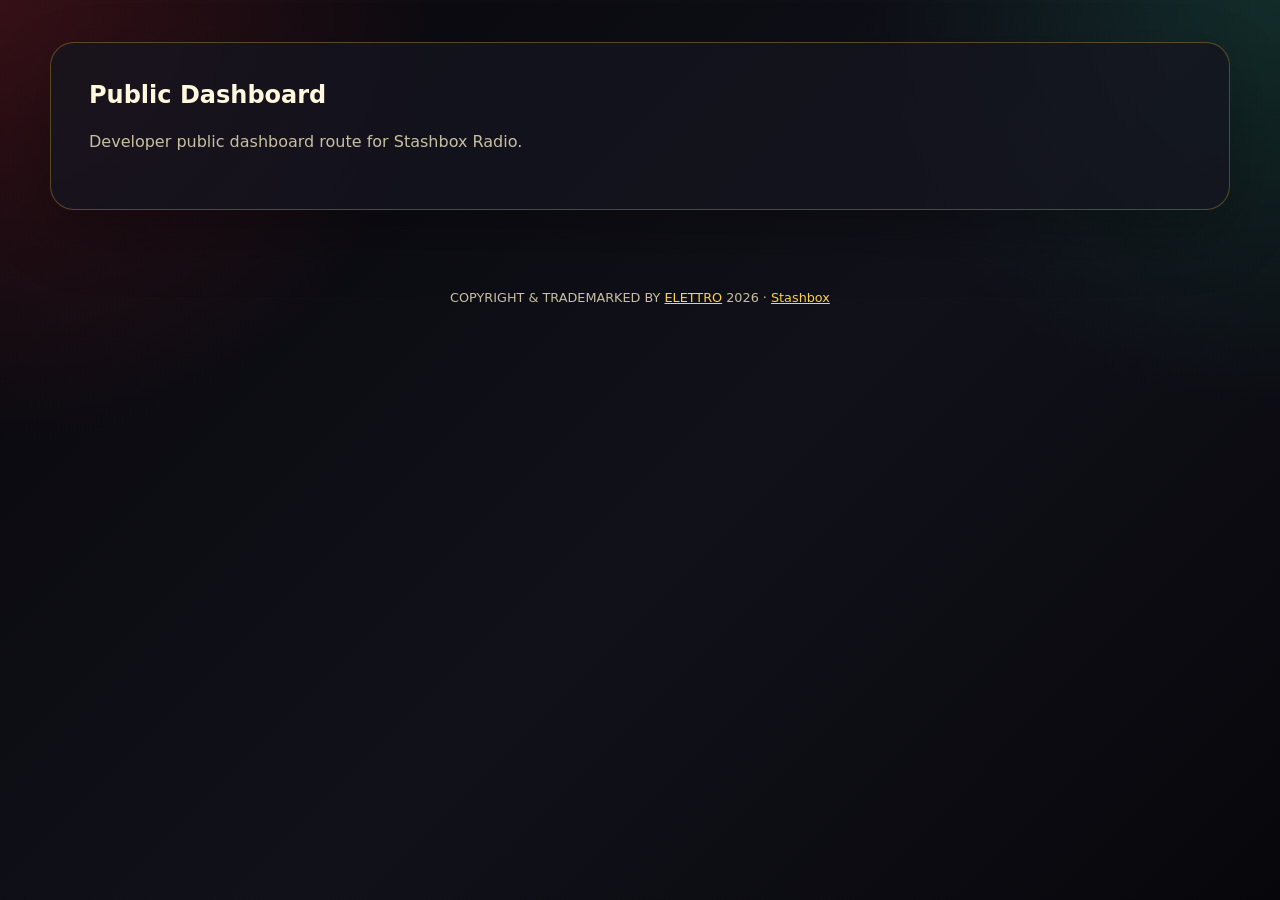
<file: radio/dashboard/dev/index.html>
<!doctype html>
<html lang="en">
<head>
  <meta charset="utf-8">
  <meta name="viewport" content="width=device-width, initial-scale=1">
  <title>Public Dashboard Dev | Stashbox Radio</title>
  <link rel="stylesheet" href="/radio-admin/admin-header.css">
</head>
<body class="stashbox-admin">
  <main class="stashbox-admin-main">
    <section class="stashbox-admin-card">
      <h1>Public Dashboard</h1>
      <p>Developer public dashboard route for Stashbox Radio.</p>
    </section>
  </main>
  <footer class="stashbox-admin-footer">COPYRIGHT &amp; TRADEMARKED BY <a href="https://Elettro.com">ELETTRO</a> 2026 · <a href="https://stashbox.com">Stashbox</a></footer>
</body>
</html>
</file>
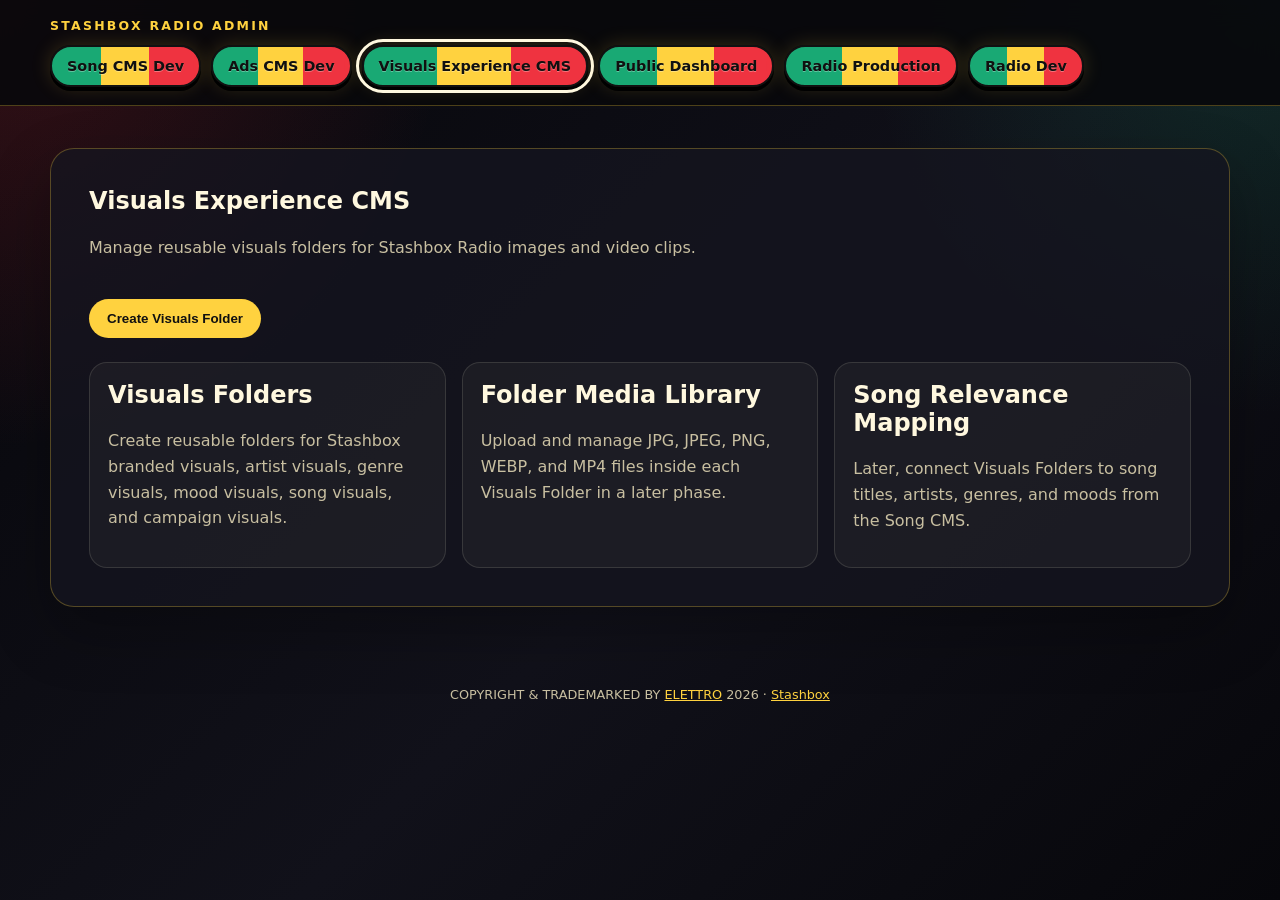
<file: radio/visual-experience/dev/index.html>
<!doctype html>
<html lang="en">
<head>
  <meta charset="utf-8">
  <meta name="viewport" content="width=device-width, initial-scale=1">
  <title>Visuals Experience CMS | Stashbox Radio</title>
  <link rel="stylesheet" href="/radio-admin/admin-header.css">
</head>
<body class="stashbox-admin">
  <header class="stashbox-admin-header" aria-label="Visuals Experience CMS Header">
    <div class="stashbox-admin-header__inner">
      <span class="stashbox-admin-header__eyebrow">Stashbox Radio Admin</span>
      <nav class="stashbox-admin-nav" aria-label="Radio admin tools">
        <a class="stashbox-admin-nav__link" href="/radio-admin/dev/">Song CMS Dev</a>
        <a class="stashbox-admin-nav__link" href="/radio-admin/ads/dev/">Ads CMS Dev</a>
        <a class="stashbox-admin-nav__link" aria-current="page" href="/radio/visual-experience/dev/">Visuals Experience CMS</a>
        <a class="stashbox-admin-nav__link" href="/radio/dashboard/dev/">Public Dashboard</a>
        <a class="stashbox-admin-nav__link" href="/radio/">Radio Production</a>
        <a class="stashbox-admin-nav__link" href="/radio/dev/">Radio Dev</a>
      </nav>
    </div>
  </header>

  <main class="stashbox-admin-main">
    <section class="stashbox-admin-card" aria-labelledby="visuals-experience-title">
      <h1 id="visuals-experience-title">Visuals Experience CMS</h1>
      <p>Manage reusable visuals folders for Stashbox Radio images and video clips.</p>

      <button class="stashbox-admin-button" type="button">Create Visuals Folder</button>

      <div class="stashbox-admin-grid" aria-label="Visuals Experience CMS placeholder sections">
        <section class="stashbox-admin-section">
          <h2>Visuals Folders</h2>
          <p>Create reusable folders for Stashbox branded visuals, artist visuals, genre visuals, mood visuals, song visuals, and campaign visuals.</p>
        </section>

        <section class="stashbox-admin-section">
          <h2>Folder Media Library</h2>
          <p>Upload and manage JPG, JPEG, PNG, WEBP, and MP4 files inside each Visuals Folder in a later phase.</p>
        </section>

        <section class="stashbox-admin-section">
          <h2>Song Relevance Mapping</h2>
          <p>Later, connect Visuals Folders to song titles, artists, genres, and moods from the Song CMS.</p>
        </section>
      </div>
    </section>
  </main>

  <footer class="stashbox-admin-footer">COPYRIGHT &amp; TRADEMARKED BY <a href="https://Elettro.com">ELETTRO</a> 2026 · <a href="https://stashbox.com">Stashbox</a></footer>
</body>
</html>
</file>
<file: radio-admin/admin-header.css>
/* Shared Stashbox Radio admin header: reuse on future Radio CMS/admin pages. */
:root {
  --stashbox-bg: #0b0b10;
  --stashbox-panel: #15151f;
  --stashbox-text: #fff8df;
  --stashbox-muted: #c8bfa1;
  --stashbox-red: #ef3340;
  --stashbox-yellow: #ffd23f;
  --stashbox-green: #19a974;
  --stashbox-border: rgba(255, 210, 63, 0.28);
}

* { box-sizing: border-box; }

body.stashbox-admin {
  margin: 0;
  min-height: 100vh;
  font-family: Inter, ui-sans-serif, system-ui, -apple-system, BlinkMacSystemFont, "Segoe UI", sans-serif;
  color: var(--stashbox-text);
  background:
    radial-gradient(circle at top left, rgba(239, 51, 64, 0.20), transparent 28rem),
    radial-gradient(circle at top right, rgba(25, 169, 116, 0.18), transparent 26rem),
    linear-gradient(135deg, #07070b 0%, #11111a 55%, #07070b 100%);
}

.stashbox-admin-header {
  border-bottom: 1px solid var(--stashbox-border);
  background: rgba(8, 8, 12, 0.90);
  backdrop-filter: blur(14px);
  position: sticky;
  top: 0;
  z-index: 10;
}

.stashbox-admin-header__inner {
  width: min(1180px, calc(100% - 32px));
  margin: 0 auto;
  padding: 18px 0;
}

.stashbox-admin-header__eyebrow {
  display: block;
  color: var(--stashbox-yellow);
  font-size: 0.78rem;
  font-weight: 800;
  letter-spacing: 0.18em;
  margin-bottom: 12px;
  text-transform: uppercase;
}

.stashbox-admin-nav {
  display: flex;
  flex-wrap: wrap;
  gap: 10px;
  align-items: center;
}

.stashbox-admin-nav__link {
  position: relative;
  display: inline-flex;
  align-items: center;
  justify-content: center;
  min-height: 42px;
  padding: 10px 15px;
  border: 2px solid #111;
  border-radius: 999px;
  color: #101010;
  background: linear-gradient(90deg, var(--stashbox-green) 0 33%, var(--stashbox-yellow) 33% 66%, var(--stashbox-red) 66% 100%);
  box-shadow: 0 4px 0 #000, 0 0 20px rgba(255, 210, 63, 0.18);
  font-size: 0.9rem;
  font-weight: 900;
  text-decoration: none;
  text-shadow: 0 1px rgba(255, 255, 255, 0.32);
  transition: transform 160ms ease, box-shadow 160ms ease, filter 160ms ease;
}

.stashbox-admin-nav__link:hover,
.stashbox-admin-nav__link:focus-visible {
  transform: translateY(-2px);
  box-shadow: 0 6px 0 #000, 0 0 26px rgba(25, 169, 116, 0.36);
  filter: saturate(1.15);
}

.stashbox-admin-nav__link[aria-current="page"] {
  outline: 3px solid #fff8df;
  outline-offset: 3px;
}

.stashbox-admin-main {
  width: min(1180px, calc(100% - 32px));
  margin: 0 auto;
  padding: 42px 0 56px;
}

.stashbox-admin-card {
  border: 1px solid var(--stashbox-border);
  border-radius: 24px;
  padding: clamp(22px, 4vw, 38px);
  background: rgba(21, 21, 31, 0.78);
  box-shadow: 0 24px 60px rgba(0, 0, 0, 0.28);
}

.stashbox-admin-card h1,
.stashbox-admin-card h2 { margin-top: 0; }

.stashbox-admin-card p { color: var(--stashbox-muted); line-height: 1.6; }

.stashbox-admin-grid {
  display: grid;
  grid-template-columns: repeat(3, minmax(0, 1fr));
  gap: 16px;
  margin-top: 24px;
}

.stashbox-admin-section {
  border: 1px solid rgba(255, 248, 223, 0.12);
  border-radius: 18px;
  padding: 18px;
  background: rgba(255, 248, 223, 0.04);
}

.stashbox-admin-button {
  display: inline-flex;
  margin-top: 22px;
  padding: 12px 18px;
  border: 0;
  border-radius: 999px;
  color: #101010;
  background: var(--stashbox-yellow);
  font-weight: 900;
}

.stashbox-admin-footer {
  width: min(1180px, calc(100% - 32px));
  margin: 0 auto;
  padding: 24px 0 36px;
  color: var(--stashbox-muted);
  font-size: 0.8rem;
  text-align: center;
}

.stashbox-admin-footer a { color: var(--stashbox-yellow); }

@media (max-width: 720px) {
  .stashbox-admin-nav { display: grid; grid-template-columns: 1fr; }
  .stashbox-admin-nav__link { width: 100%; }
  .stashbox-admin-grid { grid-template-columns: 1fr; }
}
</file>
